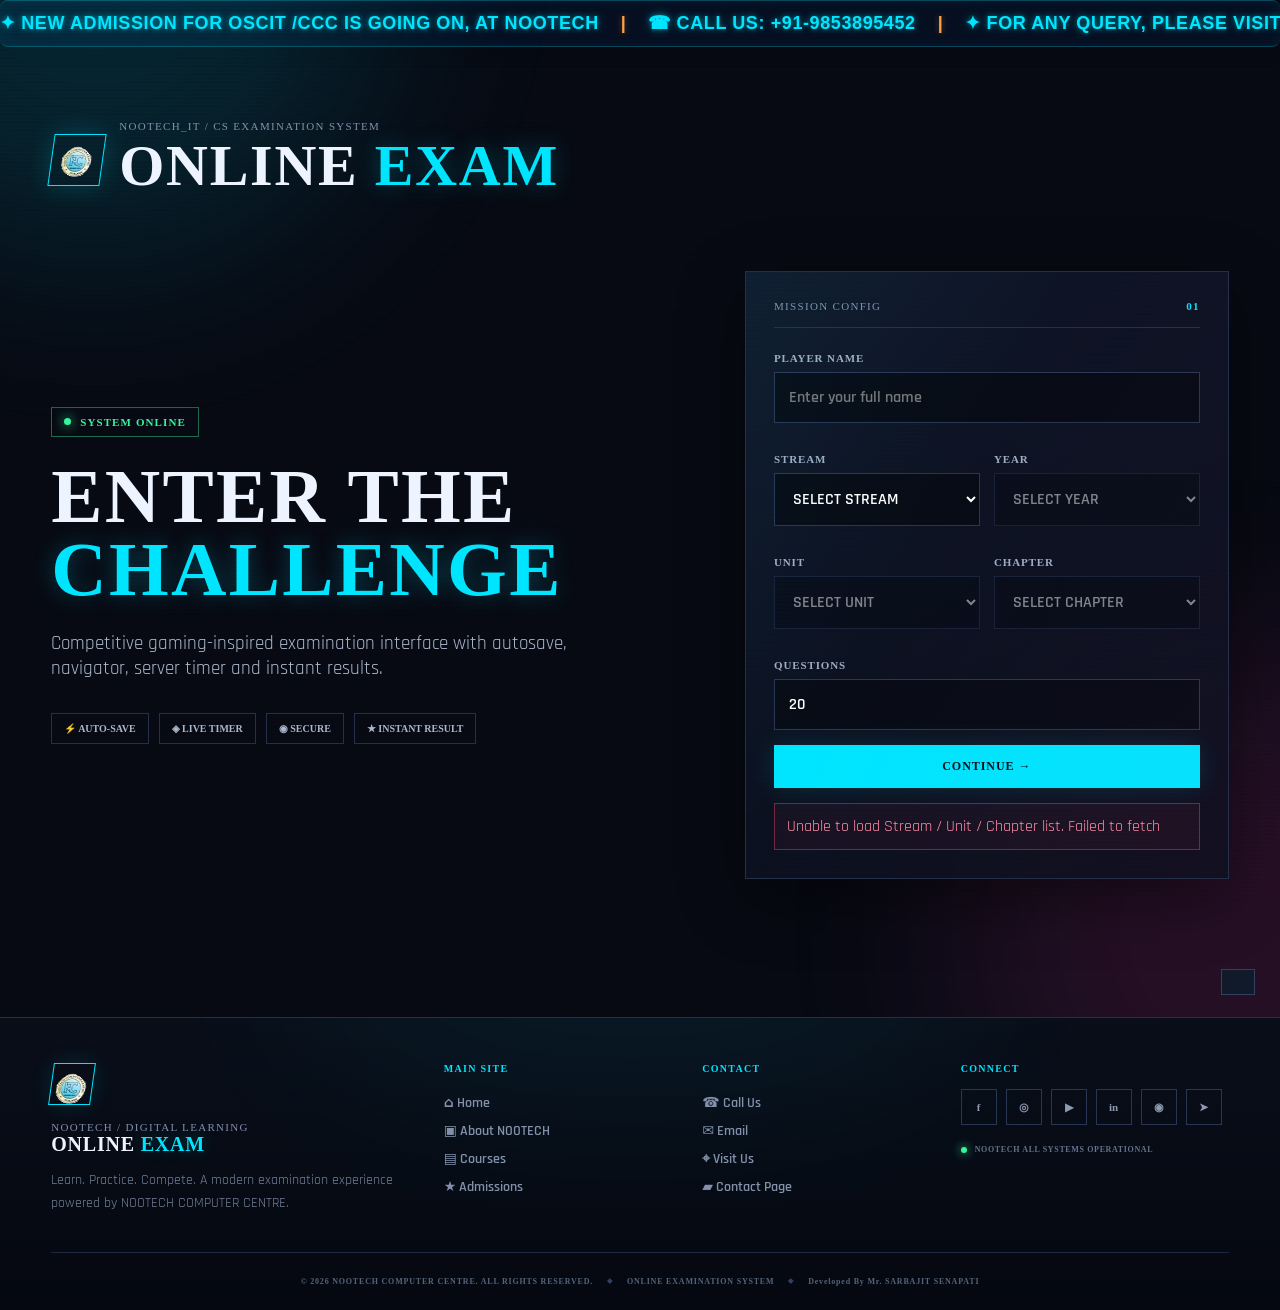
<file: index.html>
<!doctype html>
<html lang="en">
<head>
  <meta charset="utf-8">
  <meta name="viewport" content="width=device-width,initial-scale=1">
  <meta name="theme-color" content="#090d1a">
  <title>NOOTECH_IT/CS EXAM PORTAL</title>
  <link rel="preconnect" href="https://fonts.googleapis.com">
  <link rel="preconnect" href="https://fonts.gstatic.com" crossorigin>
  <link href="https://fonts.googleapis.com/css2?family=Orbitron:wght@500;600;700;800&family=Rajdhani:wght@500;600;700&display=swap" rel="stylesheet">
  <link rel="stylesheet" href="assets/css/style.css">
  <style>
    .access-code-panel { margin-top: 14px; padding: 14px; border: 1px solid rgba(90, 220, 255, .35); border-radius: 12px; background: rgba(10, 25, 45, .55); }
    .access-code-panel.hidden { display: none; }
    .access-code-hint { margin: 8px 0 0; color: #9fb6ca; font-size: 12px; line-height: 1.5; }
    #examAccessCode { letter-spacing: .12em; }
  </style>

</head>
<body>
  <div class="scanlines"></div>
  <div class="ambient ambient-a"></div><div class="ambient ambient-b"></div>

<div class="marq">
    <div class="marq-track">
        <div class="marq-content">
            <span>✦ NEW ADMISSION FOR OSCIT /CCC IS GOING ON, AT NOOTECH</span>
            <span class="marq-separator">|</span>
            <span>☎ CALL US: +91-9853895452</span>
            <span class="marq-separator">|</span>
            <span>✦ FOR ANY QUERY, PLEASE VISIT OUR CENTRE , AT ASHOKNAGAR, ATHGARH</span>
            <span class="marq-separator">|</span>
            <span>☎ CALL US: +91-9853895452</span>
            <span class="marq-separator">|</span>
        </div>

        <div class="marq-content" aria-hidden="true">
            <span>✦ NEW ADMISSION FOR ADCA / TALLY PRIME, IS GOING ON, AT NOOTECH</span>
            <span class="marq-separator">|</span>
            <span>☎ CALL US: +91-9853895452</span>
            <span class="marq-separator">|</span>
            <span>✦ TO KNOW MORE ,PLEASE VISIT OUR CENTRE , AT ASHOKNAGAR, ATHGARH</span>
            <span class="marq-separator">|</span>
            <span>☎ CALL US: +91-9853895452</span>
            <span class="marq-separator">|</span>
        </div>
    </div>
</div>




  <!-- ===================== START SCREEN ===================== -->
  <section id="startScreen" class="screen active">
    <div class="hero-shell">
      <div class="brand-row">
        <div class="brand-mark"><img src="assets/img/ntcicon.PNG" class="brand-logo"></div>
        <div><div class="eyebrow">NOOTECH_IT / CS EXAMINATION SYSTEM</div><h1>ONLINE <span>EXAM</span></h1></div>
      </div>
      <div class="hero-grid">
        <div class="hero-copy">
          <div class="status-chip"><i></i> SYSTEM ONLINE</div>
          <h2>ENTER THE<br><strong>CHALLENGE</strong></h2>
          <p>Competitive gaming-inspired examination interface with autosave, navigator, server timer and instant results.</p>
          <div class="feature-strip">
            <span>⚡ AUTO-SAVE</span><span>◈ LIVE TIMER</span><span>◉ SECURE</span><span>★ INSTANT RESULT</span>
          </div>
        </div>
        <form id="startForm" class="panel start-panel">
          <div class="panel-head"><span>MISSION CONFIG</span><b>01</b></div>
          <label>PLAYER NAME<input id="studentName" required autocomplete="name" placeholder="Enter your full name"></label>
          <div class="two-col">
            <label>STREAM<select id="stream" required><option value="">SELECT STREAM</option></select></label>
            <label>YEAR<select id="year" required disabled><option value="">SELECT YEAR</option></select></label>
          </div>
          <div class="two-col">
            <label>UNIT<select id="unit" required disabled><option value="">SELECT UNIT</option></select></label>
            <label>CHAPTER<select id="chapter" required disabled><option value="">SELECT CHAPTER</option></select></label>
          </div>
          <label>QUESTIONS<input id="questionCount" type="number" min="1" value="20"></label>
          <button id="startExamBtn" class="primary-btn" type="submit">CONTINUE <span>→</span></button>
          <div id="accessCodePanel" class="access-code-panel hidden">
            <label for="examAccessCode">EXAM ACCESS CODE
              <input id="examAccessCode" type="password" autocomplete="off" placeholder="Enter exam access code" disabled>
            </label>
            <p class="access-code-hint">Enter the code provided by your examination administrator to unlock the exam.</p>
          </div>
          <div id="startError" class="error-box hidden"></div>
        </form>
      </div>
    </div>
  </section>

  <!-- ===================== EXAM SCREEN ===================== -->
  <section id="examScreen" class="screen">
    <header class="topbar">
      <div class="mini-brand"><span>NTC</span> NOOTECH EXAM</div>
      <div class="exam-meta"><b id="liveExamId">—</b><small id="playerLabel">—</small></div>
      <div class="timer-wrap"><small>TIME LEFT</small><div id="timer" class="timer">--:--</div></div>
      <button id="submitTopBtn" class="danger-btn">SUBMIT EXAM</button>
    </header>
    <main class="exam-layout">
      <aside class="navigator panel">
        <div class="panel-head"><span>QUESTION GRID</span><b id="navCount">0/0</b></div>
        <div id="navigatorGrid" class="nav-grid"></div>
        <div class="legend">
          <span><i class="unseen"></i> Unseen</span><span><i class="answered"></i> Answered</span><span><i class="current"></i> Current</span>
        </div>
        <div class="autosave"><i></i><span id="saveStatus">READY</span></div>
      </aside>

      <section class="question-stage">
        <div class="question-top"><div><span id="questionTag">QUESTION 01</span><small id="questionMarks">1 MARK</small></div><div id="questionProgress">01 / 20</div></div>
        <div class="question-card panel">
          <div class="hud-line"></div>
          <h2 id="questionText">Loading question…</h2>
          <div id="options" class="options"></div>
          <div id="questionError" class="error-box hidden"></div>
        </div>
        <div class="question-actions">
          <button id="prevBtn" class="ghost-btn">← PREVIOUS</button>
          <button id="nextBtn" class="primary-btn compact">NEXT QUESTION <span>→</span></button>
        </div>
      </section>
    </main>
  </section>

  <!-- ===================== SUBMIT MODAL ===================== -->
  <div id="submitModal" class="modal hidden">
    <div class="modal-card panel">
      <div class="modal-icon">!</div><h2>END EXAM?</h2>
      <p>You are about to submit your examination. Unanswered questions will remain unattempted.</p>
      <div class="submit-stats"><div><b id="modalAnswered">0</b><span>ANSWERED</span></div><div><b id="modalUnanswered">0</b><span>UNANSWERED</span></div></div>
      <div class="modal-actions"><button id="cancelSubmit" class="ghost-btn">CONTINUE</button><button id="confirmSubmit" class="danger-btn">CONFIRM SUBMIT</button></div>
    </div>
  </div>

  <!-- ===================== RESULT SCREEN ===================== -->
  <section id="resultScreen" class="screen">
    <div class="result-shell">
      <div class="result-header"><div class="status-chip">★ MISSION COMPLETE</div><h1>EXAM <span>RESULT</span></h1><p id="resultStudent">—</p></div>
      <div class="score-card panel">
        <div class="score-ring"><div><strong id="scorePercent">0%</strong><small>FINAL SCORE</small></div></div>
        <div class="score-details">
          <div><span>SCORE</span><b id="scoreValue">0 / 0</b></div>
          <div><span>CORRECT</span><b id="correctValue">0</b></div>
          <div><span>WRONG</span><b id="wrongValue">0</b></div>
          <div><span>UNATTEMPTED</span><b id="unattemptedValue">0</b></div>
        </div>
      </div>
      <div class="result-actions"><button id="reviewBtn" class="primary-btn">OPEN DETAILED REVIEW →</button><button id="restartBtn" class="ghost-btn">START NEW EXAM</button></div>
      <div id="resultError" class="error-box hidden"></div>
    </div>
  </section>

  <!-- ===================== REVIEW SCREEN ===================== -->
 
<section id="reviewScreen" class="screen">
    <div class="review-shell">
      <header class="review-header"><div><div class="eyebrow">POST-MISSION ANALYSIS</div><h1>DETAILED <span>REVIEW</span></h1></div><button id="reviewBack" class="ghost-btn">← RESULT</button></header>
      <div id="reviewList" class="review-list"></div>
    </div>
  </section>

  <div id="toast" class="toast"></div>
  <div id="loading" class="loading hidden"><div class="loader"></div><b id="loadingText">CONNECTING…</b></div>
  <!-- ===================== GLOBAL FOOTER ===================== -->
  <footer class="site-footer">
    <div class="footer-glow"></div>
    <div class="footer-grid">
      <div class="footer-brand">
        <div class="footer-brand-mark"><img src="assets/img/ntcicon.PNG" class="brand-logo"></div>
        <div>
          <div class="eyebrow">NOOTECH / DIGITAL LEARNING</div>
          <h3>ONLINE <span>EXAM</span></h3>
        </div>
        <p>Learn. Practice. Compete. A modern examination experience powered by NOOTECH COMPUTER CENTRE.</p>
      </div>
      <div class="footer-column">
        <div class="footer-title">MAIN SITE</div>
        <a href="https://nootechcomputercentre.github.io/main-site/" target="_blank" rel="noopener">⌂ Home</a>
        <a href="https://nootechcomputercentre.github.io/main-site/" target="_blank" rel="noopener">▣ About NOOTECH</a>
        <a href="https://nootechcomputercentre.github.io/Landing/" target="_blank" rel="noopener">▤ Courses</a>
        <a href="https://docs.google.com/forms/d/e/1FAIpQLScL6wPjLEM-f5PlpDWzoTq-V44yJay2Ty2sdlzpVfzQrkif5g/viewform" target="_blank" rel="noopener">★ Admissions</a>
      </div>
      <div class="footer-column">
        <div class="footer-title">CONTACT</div>
        <a href="tel:+919853895452">☎ Call Us</a>
        <a href="mailto:nootechcomputercentre@gmail.com">✉ Email</a>
        <a href="https://nootechcomputercentre.github.io/main-site/" target="_blank" rel="noopener">⌖ Visit Us</a>
        <a href="contact.html">▰ Contact Page</a>
      </div>
      <div class="footer-column">
        <div class="footer-title">CONNECT</div>
        <div class="social-links">
          <!-- Replace # with official NOOTECH social URLs -->
          <a href="https://www.facebook.com/profile.php?id=61567543754358" target="_blank" rel="noopener" aria-label="https://www.facebook.com/nootechcomputercentre">f</a>
          <a href="https://www.instagram.com/nootechcomputercentre/?hl=en" target="_blank" rel="noopener" aria-label="https://www.instagram.com/nootechcomputercentre/?hl=en">◎</a>
          <a href="#" target="_blank" rel="noopener" aria-label="YouTube">▶</a>
          <a href="#" target="_blank" rel="noopener" aria-label="LinkedIn">in</a>
          <a href="#" target="_blank" rel="noopener" aria-label="9853895452">◉</a>
          <a href="#" target="_blank" rel="noopener" aria-label="Telegram">➤</a>
        </div>
        <div class="footer-status"><i></i> NOOTECH ALL SYSTEMS OPERATIONAL</div>
      </div>
    </div>
    <div class="footer-bottom">
      <span>© 2026 NOOTECH COMPUTER CENTRE. ALL RIGHTS RESERVED.</span>
      <span class="footer-separator">◆</span>
      <span>ONLINE EXAMINATION SYSTEM</span>
      <span class="footer-separator">◆</span>
       <span>Developed By Mr. SARBAJIT SENAPATI</span>
    </div>
  </footer>

  <script src="assets/js/app.js"></script>
</body>
</html>
</file>
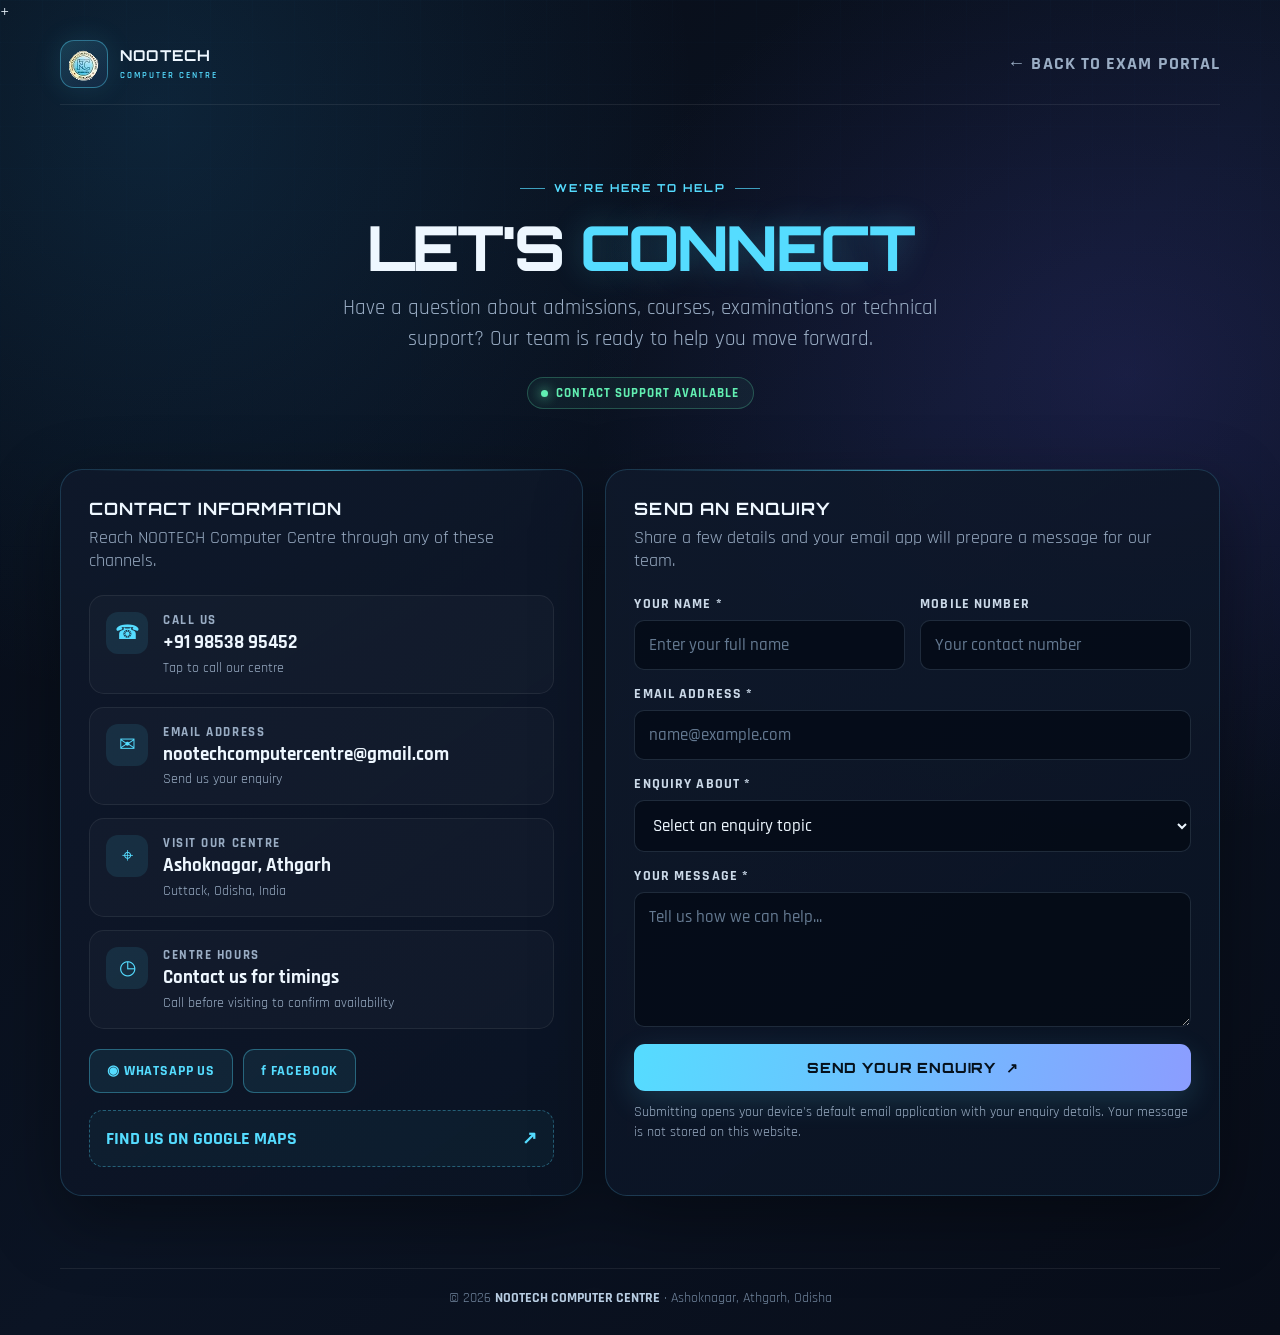
<file: contact.html>
+<!DOCTYPE html>
<html lang="en">
<head>
  <meta charset="UTF-8">
  <meta name="viewport" content="width=device-width, initial-scale=1">
  <meta name="theme-color" content="#080d19">
  <meta name="description" content="Contact NOOTECH Computer Centre, Ashoknagar, Athgarh, Odisha. Get in touch for computer courses, admissions and technical support.">
  <title>Contact NOOTECH | Computer Centre</title>
  <link rel="preconnect" href="https://fonts.googleapis.com">
  <link rel="preconnect" href="https://fonts.gstatic.com" crossorigin>
  <link href="https://fonts.googleapis.com/css2?family=Orbitron:wght@500;600;700;800&family=Rajdhani:wght@400;500;600;700&display=swap" rel="stylesheet">
  <style>
    :root {
      --bg: #080d19;
      --panel: rgba(15, 25, 43, .88);
      --panel-2: rgba(11, 20, 36, .92);
      --line: rgba(91, 205, 255, .19);
      --cyan: #55dcff;
      --blue: #6d8dff;
      --text: #eef7ff;
      --muted: #9aadc4;
      --green: #62efb2;
      --shadow: 0 24px 70px rgba(0,0,0,.38);
    }
    * { box-sizing: border-box; }
    html { scroll-behavior: smooth; }
    body {
      margin: 0; min-height: 100vh; color: var(--text);
      background:
        radial-gradient(ellipse at 12% 8%, rgba(35,128,190,.20), transparent 34%),
        radial-gradient(ellipse at 88% 28%, rgba(92,79,214,.18), transparent 34%),
        linear-gradient(135deg, #070b14 0%, #0b1424 52%, #080d19 100%);
      font-family: 'Rajdhani', sans-serif; font-size: 18px;
    }
    body::before {
      content: ""; position: fixed; inset: 0; pointer-events: none; opacity: .13;
      background-image: linear-gradient(rgba(95,190,255,.12) 1px, transparent 1px),
                        linear-gradient(90deg, rgba(95,190,255,.12) 1px, transparent 1px);
      background-size: 42px 42px;
      mask-image: linear-gradient(to bottom, black, transparent 85%);
    }
    a { color: inherit; text-decoration: none; }
    .page { width: min(1160px, calc(100% - 36px)); margin: auto; position: relative; }
    .topbar {
      min-height: 82px; display: flex; align-items: center; justify-content: space-between;
      border-bottom: 1px solid rgba(255,255,255,.08); gap: 18px;
    }
    .brand { display: flex; align-items: center; gap: 12px; }
    .brand-icon {
      width: 48px; height: 48px; display: grid; place-items: center; border-radius: 14px;
      border: 1px solid rgba(85,220,255,.4); color: var(--cyan);
      background: linear-gradient(145deg, rgba(85,220,255,.17), rgba(109,141,255,.08));
      box-shadow: 0 0 28px rgba(85,220,255,.12); font: 800 15px Orbitron, sans-serif;
    }
    .brand-name { font: 700 15px Orbitron, sans-serif; letter-spacing: .08em; }
    .brand-name small { display: block; margin-top: 5px; color: var(--cyan); font: 600 9px Rajdhani,sans-serif; letter-spacing: .22em; }
    .back-link { color: var(--muted); font-weight: 700; letter-spacing: .06em; transition: color .2s; }
    .back-link:hover { color: var(--cyan); }
    .hero { padding: 76px 0 42px; text-align: center; }
    .eyebrow {
      display: inline-flex; align-items: center; gap: 9px; color: var(--cyan);
      font: 700 11px Orbitron,sans-serif; letter-spacing: .18em; text-transform: uppercase;
    }
    .eyebrow::before, .eyebrow::after { content: ""; width: 25px; height: 1px; background: var(--cyan); opacity: .7; }
    h1 {
      margin: 18px 0 12px; font: 800 clamp(34px, 6vw, 62px)/1.1 Orbitron,sans-serif;
      letter-spacing: -.04em; text-transform: uppercase;
    }
    h1 span { color: var(--cyan); text-shadow: 0 0 30px rgba(85,220,255,.25); }
    .hero p { max-width: 620px; margin: 0 auto; color: var(--muted); font-size: 21px; line-height: 1.45; }
    .status {
      display: inline-flex; align-items: center; gap: 8px; margin-top: 23px; padding: 7px 13px;
      border: 1px solid rgba(98,239,178,.25); border-radius: 999px; color: var(--green);
      background: rgba(98,239,178,.06); font-size: 13px; font-weight: 700; letter-spacing: .08em;
    }
    .status i { width: 7px; height: 7px; border-radius: 50%; background: var(--green); box-shadow: 0 0 12px var(--green); }
    .contact-layout { display: grid; grid-template-columns: .92fr 1.08fr; gap: 22px; padding: 18px 0 72px; }
    .panel {
      position: relative; overflow: hidden; padding: 28px; border: 1px solid var(--line);
      border-radius: 22px; background: linear-gradient(145deg, var(--panel), var(--panel-2));
      box-shadow: var(--shadow);
    }
    .panel::before {
      content: ""; position: absolute; top: 0; left: 28px; right: 28px; height: 1px;
      background: linear-gradient(90deg, transparent, var(--cyan), transparent); opacity: .65;
    }
    .panel-title { margin: 0 0 7px; font: 700 17px Orbitron,sans-serif; letter-spacing: .06em; }
    .panel-subtitle { margin: 0 0 23px; color: var(--muted); }
    .info-list { display: grid; gap: 13px; }
    .info-card {
      display: flex; align-items: flex-start; gap: 15px; padding: 16px;
      border: 1px solid rgba(255,255,255,.07); border-radius: 15px;
      background: rgba(255,255,255,.025); transition: border-color .2s, transform .2s;
    }
    .info-card:hover { border-color: rgba(85,220,255,.42); transform: translateY(-2px); }
    .info-icon {
      width: 42px; height: 42px; flex: 0 0 42px; display: grid; place-items: center;
      border-radius: 12px; color: var(--cyan); background: rgba(85,220,255,.10); font-size: 20px;
    }
    .info-label { display: block; margin-bottom: 3px; color: var(--muted); font-size: 13px; font-weight: 700; letter-spacing: .12em; text-transform: uppercase; }
    .info-value { color: var(--text); font-size: 19px; font-weight: 700; line-height: 1.3; overflow-wrap: anywhere; }
    .info-note { display: block; color: var(--muted); font-size: 14px; margin-top: 3px; }
    .quick-actions { display: flex; flex-wrap: wrap; gap: 10px; margin-top: 20px; }
    .quick-btn, .submit-btn {
      display: inline-flex; justify-content: center; align-items: center; gap: 8px; padding: 12px 17px;
      border-radius: 11px; border: 1px solid rgba(85,220,255,.35); color: var(--cyan);
      background: rgba(85,220,255,.08); font: 700 14px Rajdhani,sans-serif; letter-spacing: .06em;
      cursor: pointer; transition: .2s;
    }
    .quick-btn:hover { background: rgba(85,220,255,.16); transform: translateY(-2px); }
    .form-grid { display: grid; grid-template-columns: 1fr 1fr; gap: 15px; }
    .field { display: grid; gap: 7px; }
    .field.full { grid-column: 1 / -1; }
    label { color: #cbd9e8; font-size: 14px; font-weight: 700; letter-spacing: .08em; }
    input, select, textarea {
      width: 100%; padding: 13px 14px; border: 1px solid rgba(143,177,211,.19);
      border-radius: 10px; outline: none; color: var(--text); background: rgba(4,10,20,.72);
      font: 500 17px Rajdhani,sans-serif; transition: border-color .2s, box-shadow .2s;
    }
    input:focus, select:focus, textarea:focus { border-color: var(--cyan); box-shadow: 0 0 0 3px rgba(85,220,255,.09); }
    input::placeholder, textarea::placeholder { color: #647991; }
    select option { background: #0b1424; }
    textarea { min-height: 135px; resize: vertical; }
    .submit-btn {
      width: 100%; margin-top: 17px; padding: 15px; border: 0; color: #06111c;
      background: linear-gradient(100deg, #55dcff, #8b9dff); font: 800 14px Orbitron,sans-serif;
      box-shadow: 0 10px 30px rgba(85,220,255,.16);
    }
    .submit-btn:hover { filter: brightness(1.08); transform: translateY(-2px); }
    .form-hint { margin: 12px 0 0; color: var(--muted); font-size: 14px; line-height: 1.4; }
    .map-link {
      display: flex; justify-content: space-between; align-items: center; gap: 15px; margin-top: 17px;
      padding: 16px; border: 1px dashed rgba(85,220,255,.35); border-radius: 14px; color: var(--cyan);
      background: rgba(85,220,255,.045); font-weight: 700;
    }
    .footer { padding: 20px 0 28px; border-top: 1px solid rgba(255,255,255,.08); text-align: center; color: #71859d; font-size: 14px; }
    .footer strong { color: #b8cde2; }
    @media (max-width: 820px) {
      .contact-layout { grid-template-columns: 1fr; }
      .hero { padding-top: 55px; }
    }
    @media (max-width: 520px) {
      .page { width: min(100% - 24px, 1160px); }
      .topbar { min-height: 70px; }
      .brand-icon { width: 42px; height: 42px; }
      .brand-name { font-size: 12px; }
      .back-link { font-size: 14px; }
      .hero { padding: 48px 0 28px; }
      .hero p { font-size: 18px; }
      .panel { padding: 21px 17px; border-radius: 17px; }
      .form-grid { grid-template-columns: 1fr; }
      .field.full { grid-column: auto; }
      .info-value { font-size: 17px; }
    }
  </style>
</head>
<body>
  <div class="page">
    <header class="topbar">
      <a class="brand" href="index.html" aria-label="NOOTECH home">
        <span class="brand-icon"><img src="assets/img/ntcicon.PNG" class="brand-logo"></span>
        <span class="brand-name">NOOTECH<small>COMPUTER CENTRE</small></span>
      </a>
      <a class="back-link" href="index.html">← BACK TO EXAM PORTAL</a>
    </header>

    <main>
      <section class="hero">
        <div class="eyebrow">WE'RE HERE TO HELP</div>
        <h1>LET'S <span>CONNECT</span></h1>
        <p>Have a question about admissions, courses, examinations or technical support? Our team is ready to help you move forward.</p>
        <div class="status"><i></i> CONTACT SUPPORT AVAILABLE</div>
      </section>

      <section class="contact-layout" aria-label="Contact information and enquiry form">
        <div class="panel">
          <h2 class="panel-title">CONTACT INFORMATION</h2>
          <p class="panel-subtitle">Reach NOOTECH Computer Centre through any of these channels.</p>

          <div class="info-list">
            <a class="info-card" href="tel:+919853895452">
              <span class="info-icon">☎</span>
              <span><span class="info-label">Call Us</span><span class="info-value">+91 98538 95452</span><span class="info-note">Tap to call our centre</span></span>
            </a>
            <a class="info-card" href="mailto:nootechcomputercentre@gmail.com">
              <span class="info-icon">✉</span>
              <span><span class="info-label">Email Address</span><span class="info-value">nootechcomputercentre@gmail.com</span><span class="info-note">Send us your enquiry</span></span>
            </a>
            <div class="info-card">
              <span class="info-icon">⌖</span>
              <span><span class="info-label">Visit Our Centre</span><span class="info-value">Ashoknagar, Athgarh</span><span class="info-note">Cuttack, Odisha, India</span></span>
            </div>
            <div class="info-card">
              <span class="info-icon">◷</span>
              <span><span class="info-label">Centre Hours</span><span class="info-value">Contact us for timings</span><span class="info-note">Call before visiting to confirm availability</span></span>
            </div>
          </div>

          <div class="quick-actions">
            <a class="quick-btn" href="https://wa.me/919853895452" target="_blank" rel="noopener">◉ WHATSAPP US</a>
            <a class="quick-btn" href="https://www.facebook.com/profile.php?id=61567543754358" target="_blank" rel="noopener">f FACEBOOK</a>
          </div>
          <a class="map-link" href="https://www.google.com/maps/search/?api=1&query=Nootech+Computer+Centre+Ashoknagar+Athgarh+Odisha" target="_blank" rel="noopener">
            <span>FIND US ON GOOGLE MAPS</span><span>↗</span>
          </a>
        </div>

        <div class="panel">
          <h2 class="panel-title">SEND AN ENQUIRY</h2>
          <p class="panel-subtitle">Share a few details and your email app will prepare a message for our team.</p>

          <form id="contactForm">
            <div class="form-grid">
              <div class="field">
                <label for="name">YOUR NAME *</label>
                <input id="name" name="name" type="text" placeholder="Enter your full name" autocomplete="name" required>
              </div>
              <div class="field">
                <label for="phone">MOBILE NUMBER</label>
                <input id="phone" name="phone" type="tel" placeholder="Your contact number" autocomplete="tel">
              </div>
              <div class="field full">
                <label for="email">EMAIL ADDRESS *</label>
                <input id="email" name="email" type="email" placeholder="name@example.com" autocomplete="email" required>
              </div>
              <div class="field full">
                <label for="subject">ENQUIRY ABOUT *</label>
                <select id="subject" name="subject" required>
                  <option value="">Select an enquiry topic</option>
                  <option>Course Admission</option>
                  <option>OS-CIT / CCC Certification</option>
                  <option>Tally / GST / Advanced Excel</option>
                  <option>Computer Training</option>
                  <option>Online Examination Support</option>
                  <option>Technical Support</option>
                  <option>Other Enquiry</option>
                </select>
              </div>
              <div class="field full">
                <label for="message">YOUR MESSAGE *</label>
                <textarea id="message" name="message" placeholder="Tell us how we can help..." required></textarea>
              </div>
            </div>
            <button class="submit-btn" type="submit">SEND YOUR ENQUIRY&nbsp; ↗</button>
            <p class="form-hint">Submitting opens your device's default email application with your enquiry details. Your message is not stored on this website.</p>
          </form>
        </div>
      </section>
    </main>

    <footer class="footer">
      © 2026 <strong>NOOTECH COMPUTER CENTRE</strong> · Ashoknagar, Athgarh, Odisha
    </footer>
  </div>

  <script>
    document.getElementById('contactForm').addEventListener('submit', function (event) {
      event.preventDefault();
      if (!this.reportValidity()) return;

      const name = document.getElementById('name').value.trim();
      const phone = document.getElementById('phone').value.trim();
      const email = document.getElementById('email').value.trim();
      const subject = document.getElementById('subject').value;
      const message = document.getElementById('message').value.trim();

      const body = [
        'Name: ' + name,
        'Mobile: ' + (phone || 'Not provided'),
        'Email: ' + email,
        'Enquiry: ' + subject,
        '',
        'Message:',
        message
      ].join('\n');

      const mailto = 'mailto:nootechcomputercentre@gmail.com'
        + '?subject=' + encodeURIComponent('Website Enquiry - ' + subject)
        + '&body=' + encodeURIComponent(body);

      window.location.href = mailto;
    });
  </script>
</body>
</html>
</file>
<file: assets/css/style.css>
:root{
  --bg:#070a13;--panel:#0d1220;--panel2:#11182a;--line:#24304a;
  --cyan:#00e5ff;--violet:#8b5cf6;--pink:#ff3cac;--green:#35f59b;
  --yellow:#ffd166;--red:#ff496d;--text:#edf4ff;--muted:#8290aa;
  --shadow:0 18px 60px rgba(0,0,0,.45)
}
*{box-sizing:border-box}html,body{margin:0;min-height:100%;background:var(--bg);color:var(--text);font-family:Rajdhani,system-ui,sans-serif}
body{overflow-x:hidden}.scanlines{position:fixed;inset:0;pointer-events:none;z-index:20;opacity:.08;background:repeating-linear-gradient(0deg,transparent 0 3px,#fff 4px);mix-blend-mode:overlay}
.ambient{position:fixed;width:45vw;height:45vw;border-radius:50%;filter:blur(100px);opacity:.12;pointer-events:none}.ambient-a{background:var(--cyan);top:-25vw;left:-15vw}.ambient-b{background:var(--pink);right:-20vw;bottom:-25vw}
.screen{display:none;min-height:100vh;position:relative;z-index:1}.screen.active{display:block}
.hero-shell,.result-shell,.review-shell{width:min(1180px,92vw);margin:auto;padding:7vh 0}
.brand-row{display:flex;gap:16px;align-items:center}.brand-mark,.mini-brand span{display:grid;place-items:center;border:1px solid var(--cyan);color:var(--cyan);font-family:Cambria;width:52px;height:52px;box-shadow:0 0 25px #00e5ff33;transform:skew(-8deg)}
.eyebrow,.panel-head,.question-top,#questionProgress,.timer-wrap small{font-family:Cambria;letter-spacing:.12em;font-size:11px;color:var(--muted)}
h1,h2{font-family:Cambria;margin:0;letter-spacing:.03em}h1{font-size:clamp(28px,5vw,58px)}h1 span,h2 strong{color:var(--cyan);text-shadow:0 0 22px #00e5ff44}.hero-grid{display:grid;grid-template-columns:1.1fr .9fr;gap:8vw;align-items:center;margin-top:8vh}
.hero-copy h2{font-size:clamp(42px,6vw,82px);line-height:.95;margin:24px 0}.hero-copy p{font-size:19px;color:#aab6ca;max-width:580px}.status-chip{display:inline-flex;gap:9px;align-items:center;border:1px solid #35f59b66;color:var(--green);padding:8px 12px;font:600 11px Cambria;letter-spacing:.1em}.status-chip i,.autosave i{width:7px;height:7px;border-radius:50%;background:var(--green);box-shadow:0 0 12px var(--green)}
.feature-strip{display:flex;flex-wrap:wrap;gap:10px;margin-top:32px}.feature-strip span{border:1px solid var(--line);padding:9px 12px;color:#aab6ca;font:600 10px Cambria}
.panel{background:linear-gradient(145deg,#11182aee,#090e1ae8);border:1px solid var(--line);box-shadow:var(--shadow);position:relative}.panel:before{content:"";position:absolute;inset:0;pointer-events:none;background:linear-gradient(120deg,#00e5ff0b,transparent 40%,#ff3cac08)}
.start-panel{padding:28px}.panel-head{display:flex;justify-content:space-between;border-bottom:1px solid var(--line);padding-bottom:15px;margin-bottom:24px}.panel-head b{color:var(--cyan)}
label{display:block;color:#9eabc1;font:600 11px Cambria;letter-spacing:.08em;margin:15px 0}input,select{display:block;width:100%;margin-top:8px;background:#070b15;border:1px solid #293653;color:white;padding:14px;font:600 16px Rajdhani;outline:none;border-radius:0}input:focus,select:focus{border-color:var(--cyan);box-shadow:0 0 0 2px #00e5ff12}select{cursor:pointer;appearance:auto}select:disabled{opacity:.48;cursor:not-allowed}
.two-col{display:grid;grid-template-columns:1fr 1fr;gap:14px}
button{font:700 12px Cambria;letter-spacing:.08em;cursor:pointer;border:0;transition:.2s}.primary-btn,.danger-btn,.ghost-btn{padding:14px 18px}.primary-btn{width:100%;background:var(--cyan);color:#031018;box-shadow:0 0 28px #00e5ff22}.primary-btn:hover{transform:translateY(-2px);box-shadow:0 0 35px #00e5ff55}.compact{width:auto}.danger-btn{background:transparent;color:var(--red);border:1px solid #ff496d66}.danger-btn:hover{background:#ff496d12}.ghost-btn{background:#11182a;color:#b9c5d8;border:1px solid var(--line)}.ghost-btn:hover{border-color:#506181}
.error-box{margin-top:15px;padding:12px;border:1px solid #ff496d66;background:#ff496d0d;color:#ff8da4}.hidden{display:none!important}
.topbar{height:74px;border-bottom:1px solid var(--line);background:#080c17f2;backdrop-filter:blur(14px);display:grid;grid-template-columns:1fr 1.4fr auto auto;align-items:center;gap:20px;padding:0 3vw;position:sticky;top:0;z-index:5}.mini-brand{font:700 13px Cambria;display:flex;align-items:center;gap:12px}.mini-brand span{width:32px;height:32px;font-size:12px}.exam-meta{text-align:center}.exam-meta b{display:block;font:700 10px Cambria;color:var(--cyan)}.exam-meta small{color:var(--muted)}.timer-wrap{text-align:center}.timer{font:800 23px Cambria;color:var(--green);text-shadow:0 0 18px #35f59b44}
.exam-layout{display:grid;grid-template-columns:270px 1fr;gap:25px;width:min(1400px,94vw);margin:25px auto}.navigator{padding:18px;height:max-content;position:sticky;top:99px}.nav-grid{display:grid;grid-template-columns:repeat(5,1fr);gap:7px}.nav-btn{aspect-ratio:1;background:#0a101d;color:#77859d;border:1px solid #202c45;font:700 11px Cambria}.nav-btn.answered{color:var(--green);border-color:#35f59b55;background:#35f59b0c}.nav-btn.current{color:#031018;background:var(--cyan);border-color:var(--cyan)}.legend{display:grid;gap:7px;margin-top:18px;color:#738199;font-size:12px}.legend span{display:flex;gap:7px;align-items:center}.legend i{width:8px;height:8px;border:1px solid #33415e}.legend .answered{background:var(--green)}.legend .current{background:var(--cyan)}.autosave{margin-top:18px;padding-top:14px;border-top:1px solid var(--line);display:flex;gap:8px;align-items:center;color:var(--green);font:600 9px Cambria}
.question-stage{min-width:0}.question-top{display:flex;justify-content:space-between;margin:8px 4px 12px}.question-top small{display:inline-block;margin-left:14px;color:#62718a}.question-card{padding:clamp(25px,4vw,55px);min-height:450px}.hud-line{height:2px;width:80px;background:linear-gradient(90deg,var(--cyan),transparent);margin-bottom:30px}.question-card h2{font:600 clamp(23px,3vw,34px) Rajdhani;line-height:1.35;max-width:900px}.options{display:grid;gap:12px;margin-top:35px}.option{position:relative;text-align:left;padding:18px 20px;padding-left:54px;background:#0a101d;border:1px solid #27344e;color:#c9d3e4;font:600 17px Rajdhani}.option .key{position:absolute;left:15px;top:50%;transform:translateY(-50%);width:25px;height:25px;border:1px solid #41516e;display:grid;place-items:center;font:700 11px Cambria;color:#71809a}.option:hover{border-color:#00e5ff77;background:#00e5ff08}.option.selected{border-color:var(--cyan);box-shadow:0 0 25px #00e5ff12;background:#00e5ff0b;color:white}.option.selected .key{background:var(--cyan);color:#061019;border-color:var(--cyan)}.question-actions{display:flex;justify-content:space-between;gap:15px;margin-top:16px}
.modal{position:fixed;inset:0;background:#02040bd9;backdrop-filter:blur(10px);display:grid;place-items:center;z-index:30}.modal-card{width:min(480px,90vw);padding:35px;text-align:center}.modal-icon{margin:auto;width:54px;height:54px;display:grid;place-items:center;border:1px solid var(--yellow);color:var(--yellow);font:800 26px Cambria}.modal-card h2{margin:20px 0 10px}.modal-card p{color:#8997ad}.submit-stats{display:flex;justify-content:center;gap:50px;margin:25px}.submit-stats b{display:block;font:800 30px Cambria;color:var(--cyan)}.submit-stats span{font:10px Cambria;color:var(--muted)}.modal-actions{display:flex;gap:10px}.modal-actions>*{flex:1}
.result-header{text-align:center}.result-header p{color:var(--muted);font-size:18px}.score-card{display:flex;justify-content:center;align-items:center;gap:70px;margin:50px auto 25px;padding:45px;width:min(760px,100%)}.score-ring{width:210px;height:210px;border-radius:50%;display:grid;place-items:center;background:conic-gradient(var(--cyan) var(--score,0%),#172239 0);position:relative}.score-ring:after{content:"";position:absolute;inset:11px;background:#0a0f1c;border-radius:50%}.score-ring>div{position:relative;z-index:1;text-align:center}.score-ring strong{display:block;font:800 34px Cambria;color:var(--cyan)}.score-ring small{font:9px Cambria;color:var(--muted)}.score-details{display:grid;grid-template-columns:1fr 1fr;gap:25px 55px}.score-details span{display:block;color:var(--muted);font:9px Cambria}.score-details b{font:800 25px Cambria}.result-actions{display:flex;justify-content:center;gap:12px}.result-actions button{width:auto}
.review-header{display:flex;justify-content:space-between;align-items:center;margin-bottom:30px}.review-list{display:grid;gap:16px}.review-item{padding:22px}.review-q{font:600 19px Rajdhani;line-height:1.35}.review-options{display:grid;grid-template-columns:1fr 1fr;gap:8px;margin-top:15px}.review-option{padding:10px 12px;border:1px solid #25314a;color:#9eabc0}.review-option.correct{border-color:#35f59b66;color:var(--green);background:#35f59b09}.review-option.wrong{border-color:#ff496d66;color:#ff8da4;background:#ff496d09}.review-meta{display:flex;gap:12px;align-items:center;margin-bottom:12px;color:var(--muted);font:9px Cambria}.review-badge{padding:5px 8px;border:1px solid #33415e}.review-explanation{margin-top:14px;color:#9da9bd;border-left:2px solid var(--violet);padding-left:12px}.loading{position:fixed;inset:0;background:#040711dd;z-index:50;display:grid;place-items:center;align-content:center;gap:15px;font:11px Cambria}.loader{width:46px;height:46px;border:2px solid #26334e;border-top-color:var(--cyan);border-radius:50%;animation:spin .7s linear infinite}@keyframes spin{to{transform:rotate(360deg)}}.toast{position:fixed;right:25px;bottom:25px;background:#111a2b;border:1px solid #33415e;padding:12px 16px;z-index:60;transform:translateY(120px);transition:.3s}.toast.show{transform:none}
@media(max-width:900px){.hero-grid{grid-template-columns:1fr}.exam-layout{grid-template-columns:1fr}.navigator{position:relative;top:0}.topbar{grid-template-columns:1fr auto auto}.exam-meta{display:none}.score-card{gap:30px}.review-options{grid-template-columns:1fr}}
@media(max-width:600px){.hero-shell,.result-shell,.review-shell{padding:35px 0}.two-col{grid-template-columns:1fr}.topbar{height:auto;padding:12px;gap:8px}.mini-brand{font-size:10px}.timer{font-size:17px}.topbar .danger-btn{padding:10px;font-size:9px}.exam-layout{margin:14px auto}.question-card{min-height:500px}.score-card{flex-direction:column}.score-details{width:100%}.result-actions{flex-direction:column}.result-actions button{width:100%}.question-actions{position:sticky;bottom:0;background:#070a13dd;padding:10px 0;backdrop-filter:blur(8px)}}

/* ===================== GLOBAL FOOTER ===================== */
.site-footer{position:relative;overflow:hidden;margin-top:60px;border-top:1px solid #24304a;background:linear-gradient(180deg,#090e19,#050810);padding:45px 4vw 0;z-index:2}
.footer-glow{position:absolute;width:55vw;height:18vw;left:22%;top:-12vw;border-radius:50%;background:var(--cyan);filter:blur(90px);opacity:.055;pointer-events:none}
.footer-grid{position:relative;display:grid;grid-template-columns:1.6fr 1fr 1fr 1.2fr;gap:35px;max-width:1400px;margin:auto;padding-bottom:38px}
.footer-brand{max-width:430px}.footer-brand-mark{width:42px;height:42px;display:grid;place-items:center;border:1px solid var(--cyan);color:var(--cyan);font:800 17px Cambria;transform:skew(-8deg);box-shadow:0 0 22px #00e5ff22;margin-bottom:16px}
.footer-brand h3{font:800 20px Cambria;letter-spacing:.04em;margin:0}.footer-brand h3 span{color:var(--cyan);text-shadow:0 0 16px #00e5ff44}.footer-brand p{color:#718099;font-size:14px;line-height:1.6;max-width:390px;margin:13px 0 0}
.footer-title{font:700 10px Cambria;letter-spacing:.13em;color:var(--cyan);margin-bottom:15px}.footer-column a{display:block;width:max-content;max-width:100%;color:#8290aa;text-decoration:none;font-size:14px;font-weight:600;padding:5px 0;transition:.2s}.footer-column a:hover{color:#fff;transform:translateX(4px);text-shadow:0 0 12px #00e5ff55}
.social-links{display:flex;flex-wrap:wrap;gap:9px;margin-bottom:20px}.social-links a{width:36px;height:36px!important;padding:0!important;display:grid!important;place-items:center;border:1px solid #293653;color:#8d9ab0!important;font:700 11px Cambria!important}.social-links a:hover{transform:translateY(-3px)!important;border-color:var(--cyan);color:var(--cyan)!important;background:#00e5ff0a;box-shadow:0 0 18px #00e5ff22}
.footer-status{display:flex;align-items:center;gap:8px;color:#64738c;font:600 8px Cambria;letter-spacing:.08em}.footer-status i{width:6px;height:6px;border-radius:50%;background:var(--green);box-shadow:0 0 10px var(--green)}
.footer-bottom{position:relative;border-top:1px solid #1c2740;min-height:58px;display:flex;justify-content:center;align-items:center;gap:14px;flex-wrap:wrap;color:#56647b;font:600 8px Cambria;letter-spacing:.1em}.footer-separator{color:#33415e;font-size:7px}
@media(max-width:900px){.footer-grid{grid-template-columns:1.5fr 1fr 1fr}.footer-column:last-child{grid-column:2/4}}
@media(max-width:600px){.site-footer{padding-top:35px}.footer-grid{grid-template-columns:1fr 1fr;gap:25px}.footer-brand{grid-column:1/-1}.footer-column:last-child{grid-column:auto}.footer-bottom{padding:16px 0;text-align:center}
 .brand-logo {
    width: 50px;
    height: 50px;
    object-fit: contain;
    display: block;
}

}

/* =========================================
   CONTINUOUS PROMOTIONAL MARQUEE
   NOOTECH MOCK TEST PORTAL
   Theme: Electric Cyan + Dark Navy
========================================= */

/* Main Marquee Container */

.marq {
    width: 100%;
    display: flex;
    align-items: center;
    overflow: hidden;

    margin: 0 0 10px;
    padding: 10px 0;

    background: rgba(8, 18, 38, 0.72);

    border-top: 1px solid rgba(0, 229, 255, 0.25);
    border-bottom: 1px solid rgba(0, 229, 255, 0.25);

    border-radius: 8px;

    box-shadow:
        0 4px 18px rgba(0, 0, 0, 0.18),
        inset 0 0 15px rgba(0, 229, 255, 0.05);
}


/* Scrolling Track */

.marq-track {
    display: flex;
    width: max-content;
    flex-shrink: 0;

    animation: smooth-marquee 28s linear infinite;
}


/* Individual Text Group */

.marq-content {
    display: flex;
    align-items: center;
    flex-shrink: 0;

    gap: 22px;
    padding-right: 22px;

    white-space: nowrap;
}


/* Marquee Text */

.marq-content span {
    color: #00E5FF;

    font-family: "Space Grotesk", sans-serif;

    font-size: clamp(14px, 1.5vw, 18px);

    font-weight: 700;

    line-height: 1.4;

    letter-spacing: 0.6px;

    text-shadow:
        0 0 5px rgba(0, 229, 255, 0.45),
        0 0 12px rgba(0, 229, 255, 0.30);
}


/* Orange Separator */

.marq-content .marq-separator {
    color: #FF9F43;

    font-weight: 800;

    text-shadow:
        0 0 6px rgba(255, 159, 67, 0.35);
}


/* Continuous Animation */

@keyframes smooth-marquee {

    0% {
        transform: translateX(0);
    }

    100% {
        transform: translateX(-50%);
    }

}


/* Pause Animation on Mouse Hover */

.marq:hover .marq-track {
    animation-play-state: paused;
}


/* Mobile Responsive */

@media (max-width: 600px) {

    .marq {
        padding: 9px 0;

        margin-bottom: 8px;

        border-radius: 6px;
    }

    .marq-content {
        gap: 15px;

        padding-right: 15px;
    }

    .marq-content span {
        font-size: 13px;

        letter-spacing: 0.3px;
    }

}


/* Accessibility - Reduced Motion */

@media (prefers-reduced-motion: reduce) {

    .marq-track {
        animation: none;

        transform: none;
    }

}
</file>
